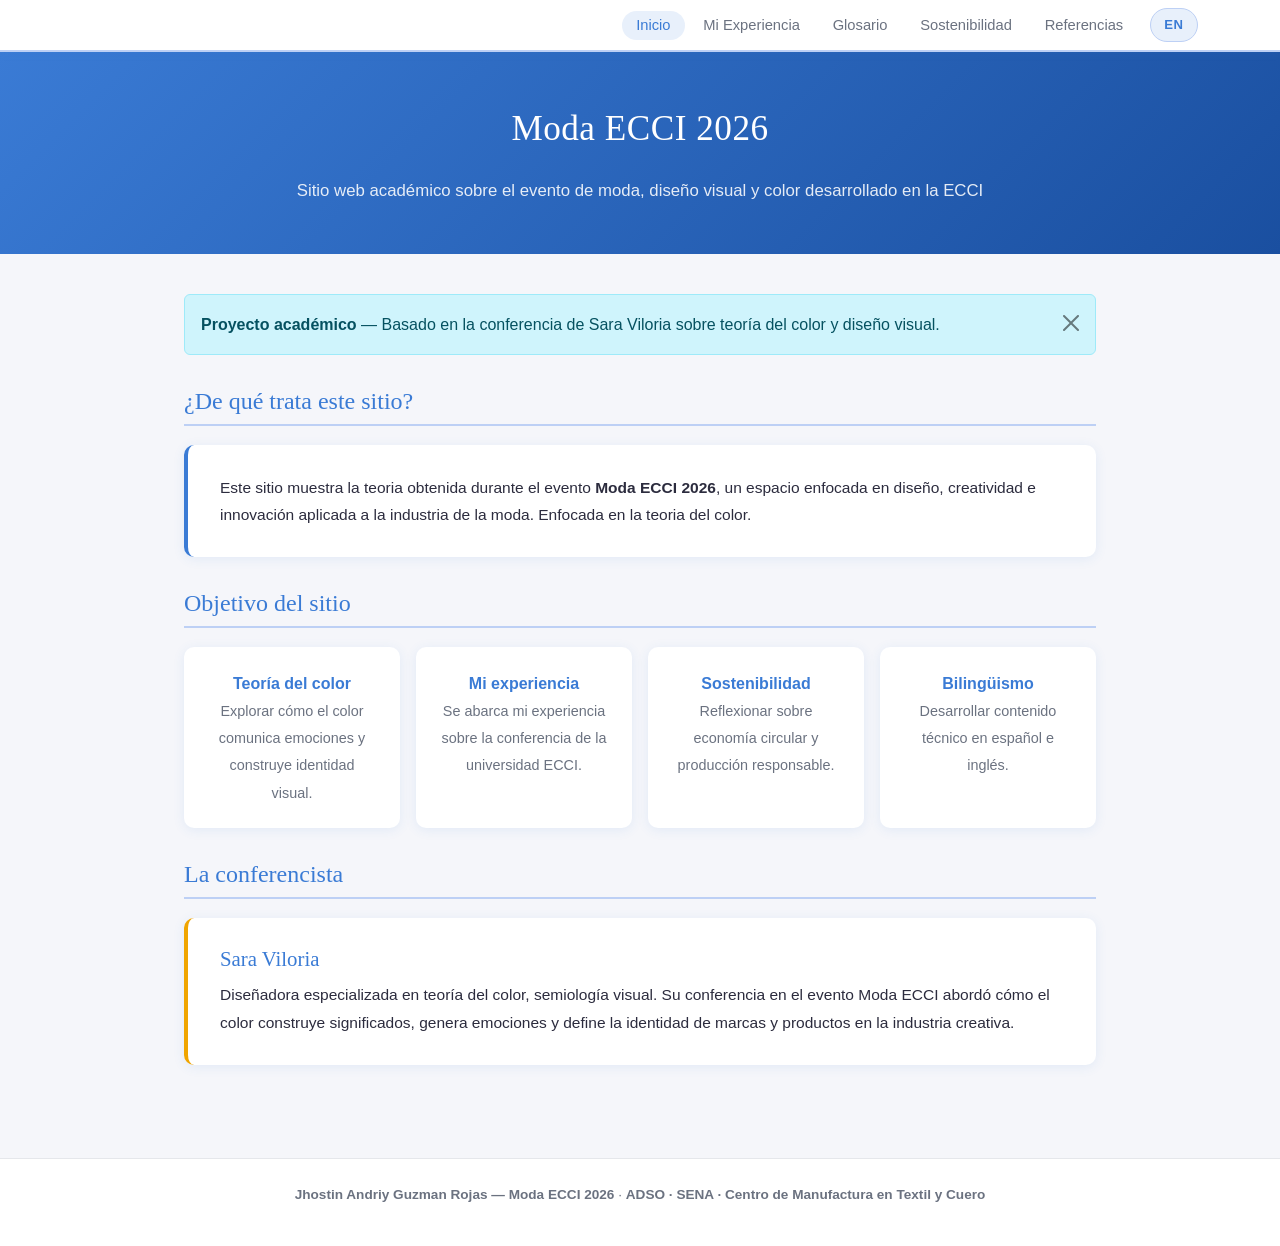
<file: index.html>
<!DOCTYPE html>
<html lang="es">
<head>
  <meta charset="UTF-8" />
  <meta name="viewport" content="width=device-width, initial-scale=1.0" />
  <title>Moda ECCI — Inicio</title>
  <link href="https://cdn.jsdelivr.net/npm/bootstrap@5.3.3/dist/css/bootstrap.min.css" rel="stylesheet" />
  <link rel="stylesheet" href="CSS/styles.css" />
</head>

<body>

  <!-- ======================================================
       BARRA DE NAVEGACIÓN
       ====================================================== -->
  <nav class="navbar navbar-expand-md sticky-top">
    <div class="container">


      <!-- Botón hamburguesa para móvil -->
      <button class="navbar-toggler" type="button"
              data-bs-toggle="collapse" data-bs-target="#menuPrincipal"
              aria-controls="menuPrincipal" aria-expanded="false"
              aria-label="Abrir menú">
        <span class="navbar-toggler-icon"></span>
      </button>

      <!-- Menú de enlaces -->
      <div class="collapse navbar-collapse" id="menuPrincipal">
        <ul class="navbar-nav ms-auto align-items-md-center gap-1">
          <li class="nav-item">
            <a class="nav-link activo lang-es" href="index.html">Inicio</a>
            <a class="nav-link activo lang-en" href="index.html">Home</a>
          </li>
          <li class="nav-item">
            <a class="nav-link lang-es" href="experiencia.html">Mi Experiencia</a>
            <a class="nav-link lang-en" href="experiencia.html">My Experience</a>
          </li>
          <li class="nav-item">
            <a class="nav-link lang-es" href="glosario.html">Glosario</a>
            <a class="nav-link lang-en" href="glosario.html">Glossary</a>
          </li>
          <li class="nav-item">
            <a class="nav-link lang-es" href="sostenibilidad.html">Sostenibilidad</a>
            <a class="nav-link lang-en" href="sostenibilidad.html">Sustainability</a>
          </li>
          <li class="nav-item">
            <a class="nav-link  lang-es" href="referencias.html">Referencias</a>
            <a class="nav-link  lang-en" href="referencias.html">References</a>
          </li>
          <li class="nav-item ms-md-2">
            <button class="btn-idioma" id="btn-idioma">EN</button>
          </li>
        </ul>
      </div>

    </div>
  </nav>
  <!-- fin navbar -->


  <!-- ======================================================
       HERO — Presentación principal del sitio
       ====================================================== -->
  <header class="hero">

    <!-- Título en español -->
    <h1 class="lang-es">Moda ECCI 2026</h1> 
    <h1 class="lang-en">Fashion ECCI 2026</h1> <br> <br>

    <!-- Subtítulo en español -->
    <p class="lang-es">
      Sitio web académico sobre el evento de moda, diseño visual y color
      desarrollado en la ECCI 
    </p>
    <!-- Subtítulo en inglés -->
    <p class="lang-en">
      Academic website about the fashion event, visual design and color theory
      developed at ECCI 
    </p>
  </header>
  <!-- fin hero -->


  <!-- ======================================================
       CONTENIDO PRINCIPAL
       ====================================================== -->
  <main class="contenedor">

    <!-- Alerta informativa (Bootstrap Alert) -->
    <div class="alert alert-info alert-dismissible fade show" role="alert">
      <strong class="lang-es">Proyecto académico</strong>
      <strong class="lang-en">Academic project</strong>
      <span class="lang-es"> — Basado en la conferencia de Sara Viloria sobre teoría del color y diseño visual.</span>
      <span class="lang-en"> — Based on Sara Viloria's lecture on color theory and visual design.</span>
      <button type="button" class="btn-close" data-bs-dismiss="alert" aria-label="Cerrar"></button>
    </div>

    <!-- Título de sección -->
    <h2 class="seccion-titulo">
      <span class="lang-es">¿De qué trata este sitio?</span>
      <span class="lang-en">What is this site about?</span>
    </h2>

    <!-- Párrafo de introducción -->
    <div class="tarjeta">
      <p class="lang-es">
        Este sitio muestra la teoria obtenida durante el evento <strong>Moda ECCI 2026</strong>,
        un espacio enfocada en diseño, creatividad e innovación aplicada a la industria de la moda.
        Enfocada en la teoria del color.
      </p>
      <p class="lang-en">
        This site shows the knowledge gained during the <strong>Fashion ECCI 2026</strong> event,
        a space focused on design, creativity and innovation applied to the fashion industry.
        Focused on color theory.
      </p>
    </div>


    <!-- Grid de mini tarjetas — Bootstrap Grid System -->
    <h2 class="seccion-titulo">
      <span class="lang-es">Objetivo del sitio</span>
      <span class="lang-en">Site Objective</span>
    </h2>

    <div class="row g-3 mb-4">

      <!-- Tarjeta 1 -->
      <div class="col-12 col-sm-6 col-md-3">
        <div class="mini-tarjeta">
          <h3 class="lang-es">Teoría del color</h3> 
          <h3 class="lang-en">Color Theory</h3> <br> 
          <p class="lang-es">Explorar cómo el color comunica emociones y construye identidad visual.</p>
          <p class="lang-en">Explore how color communicates emotions and builds visual identity.</p>
        </div>
      </div>

      <!-- Tarjeta 2 -->
      <div class="col-12 col-sm-6 col-md-3">
        <div class="mini-tarjeta">
          <h3 class="lang-es">Mi experiencia</h3>
          <h3 class="lang-en">My Experience</h3> <br> 
          <p class="lang-es">Se abarca mi experiencia sobre la conferencia de la universidad ECCI.</p>
          <p class="lang-en">My experience about the conference at ECCI University.</p>
        </div>
      </div>

      <!-- Tarjeta 3 -->
      <div class="col-12 col-sm-6 col-md-3">
        <div class="mini-tarjeta">
          <h3 class="lang-es">Sostenibilidad</h3>
          <h3 class="lang-en">Sustainability</h3> <br> 
          <p class="lang-es">Reflexionar sobre economía circular y producción responsable.</p>
          <p class="lang-en">Reflect on circular economy and responsible production.</p>
        </div>
      </div>

      <!-- Tarjeta 4 -->
      <div class="col-12 col-sm-6 col-md-3">
        <div class="mini-tarjeta">
          <h3 class="lang-es">Bilingüismo</h3>
          <h3 class="lang-en">Bilingualism</h3> <br> 
          <p class="lang-es">Desarrollar contenido técnico en español e inglés.</p>
          <p class="lang-en">Develop technical content in Spanish and English.</p>
        </div>
      </div>

    </div>
    <!-- fin grid -->


    <!-- Sobre la conferencista — Bootstrap Card -->
    <h2 class="seccion-titulo">
      <span class="lang-es">La conferencista</span>
      <span class="lang-en">The Speaker</span>
    </h2>

    <div class="tarjeta tarjeta-acento">
      <h2>Sara Viloria</h2>
      <p class="lang-es">
        Diseñadora especializada en teoría del color, semiología visual.
        Su conferencia en el evento Moda ECCI abordó cómo el color construye significados, genera emociones
        y define la identidad de marcas y productos en la industria creativa.
      </p>
      <p class="lang-en">
        Designer specialized in color theory, visual semiology.
        Her lecture at the Moda ECCI event addressed how color builds meaning, generates emotions
        and defines the identity of brands and products in the creative industry.
      </p>
    </div>


  </main>
  <!-- fin contenido principal -->


  <!-- ======================================================
       PIE DE PÁGINA
       ====================================================== -->
  <footer>
    <p>
      <span class="lang-es"><strong>Jhostin Andriy Guzman Rojas — </strong></span>
      <span class="lang-en"><strong>Jhostin Andriy Guzman Rojas — </strong></span>
      <strong>Moda ECCI 2026</strong> ·
      <span class="lang-es"><strong>ADSO · SENA · Centro de Manufactura en Textil y Cuero</strong></span>
      <span class="lang-en"><strong>ADSO · SENA · Manufacturing Center in Textiles and Leather</strong></span>
    </p>
  </footer>


  <!-- Bootstrap 5 JS -->
  <script src="https://cdn.jsdelivr.net/npm/bootstrap@5.3.3/dist/js/bootstrap.bundle.min.js"></script>
  <!-- JS propio -->
  <script src="JS/main.js"></script>
</body>
</html>
</file>
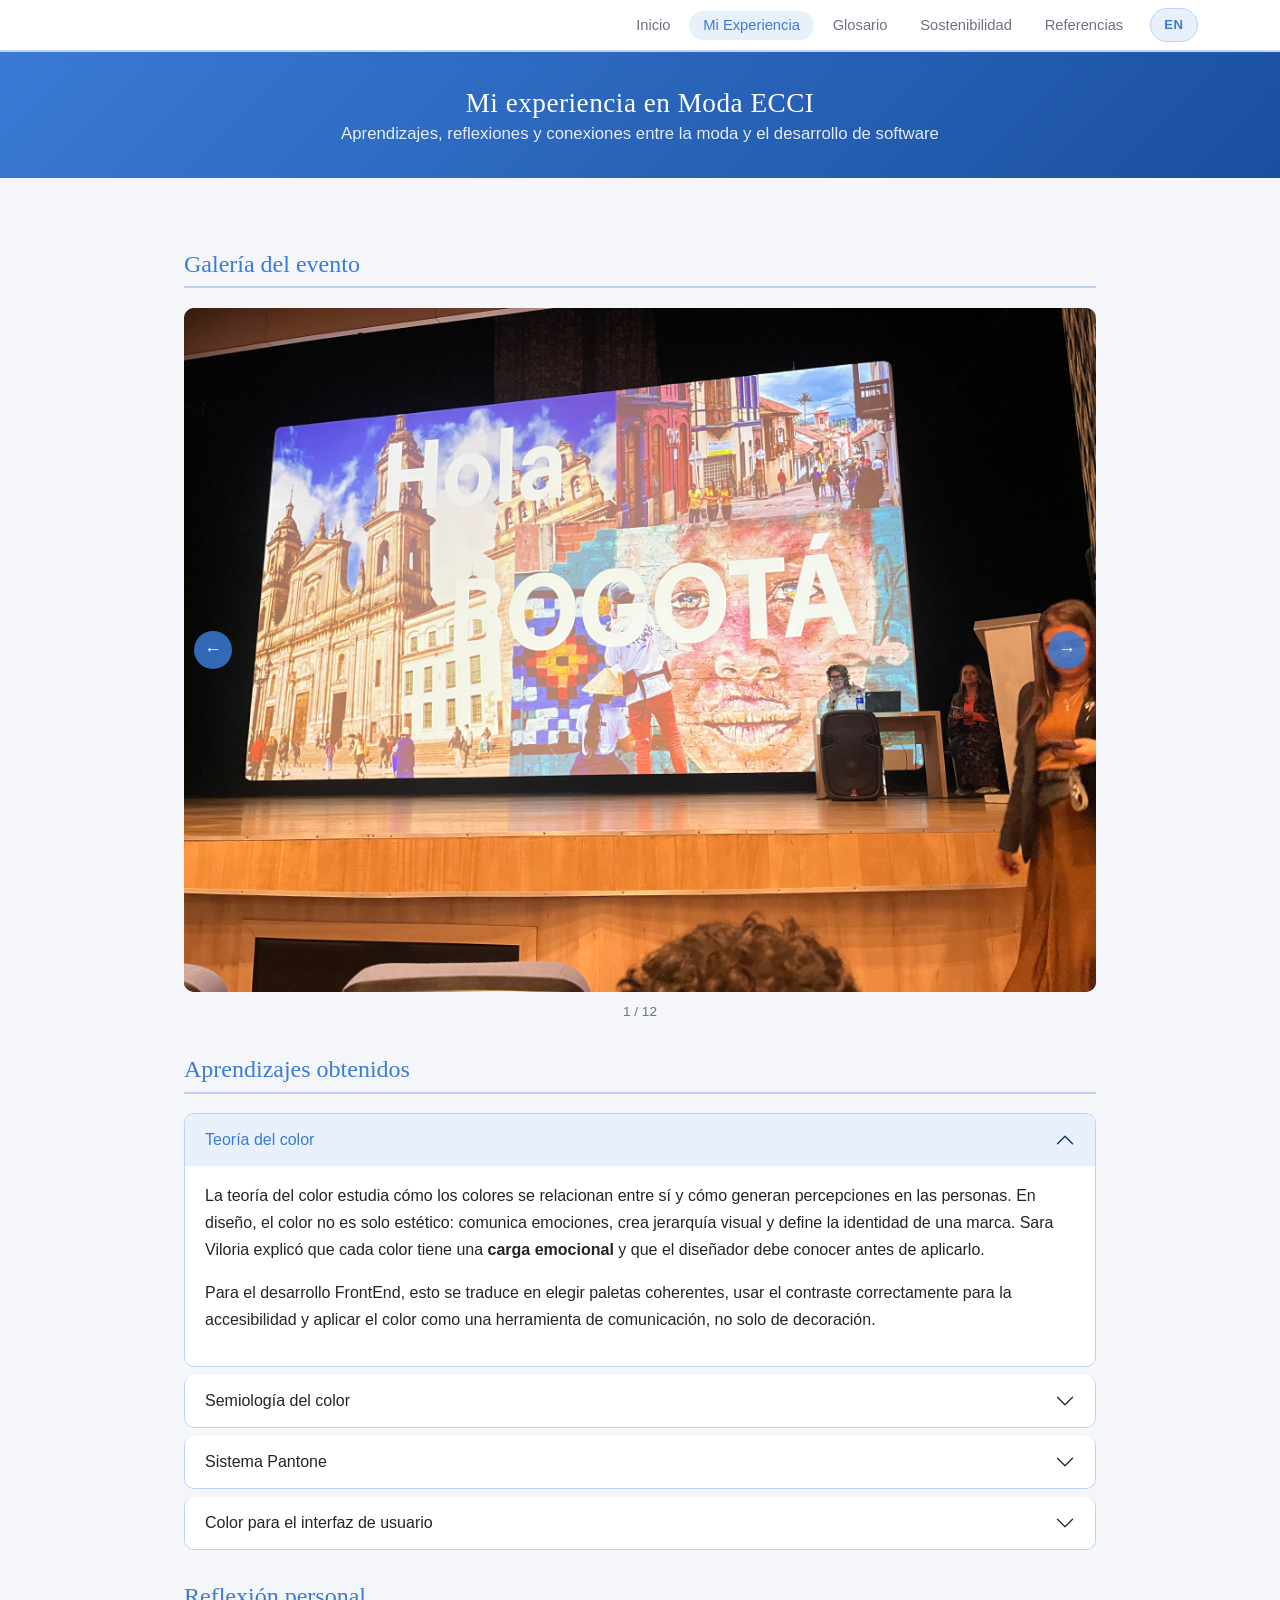
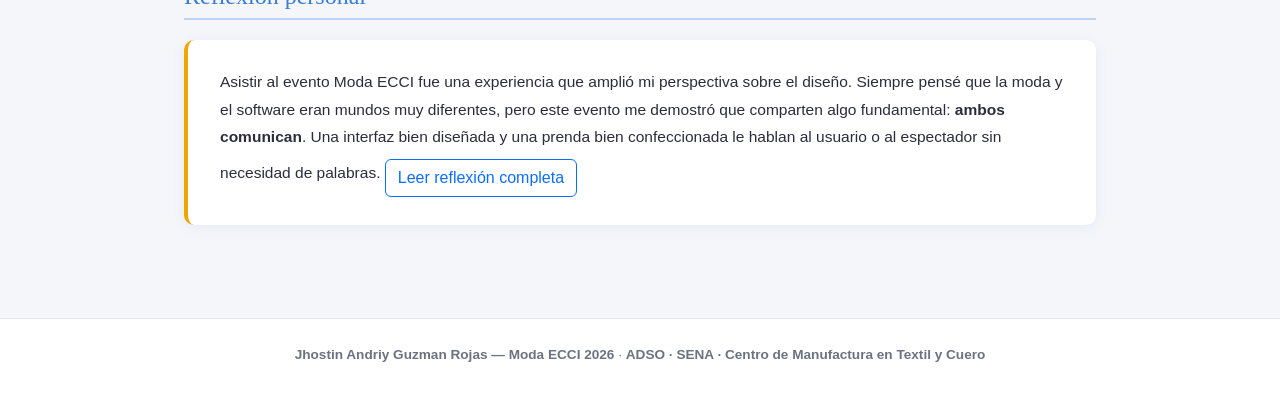
<file: experiencia.html>
<!DOCTYPE html>
<html lang="es">
<head>
  <meta charset="UTF-8" />
  <meta name="viewport" content="width=device-width, initial-scale=1.0" />
  <title>Mi Experiencia — Moda ECCI</title>

  <link href="https://cdn.jsdelivr.net/npm/bootstrap@5.3.3/dist/css/bootstrap.min.css" rel="stylesheet" />
  <link rel="stylesheet" href="CSS/styles.css" />
</head>

<body>

  <!-- NAVBAR (igual en todas las páginas) -->
  <nav class="navbar navbar-expand-md sticky-top">
    <div class="container">
      <button class="navbar-toggler" type="button"
              data-bs-toggle="collapse" data-bs-target="#menuPrincipal"
              aria-controls="menuPrincipal" aria-expanded="false"
              aria-label="Abrir menú">
        <span class="navbar-toggler-icon"></span>
      </button>
      <div class="collapse navbar-collapse" id="menuPrincipal">
        <ul class="navbar-nav ms-auto align-items-md-center gap-1">
          <li class="nav-item">
            <a class="nav-link lang-es" href="index.html">Inicio</a>
            <a class="nav-link lang-en" href="index.html">Home</a>
          </li>
          <li class="nav-item">
            <a class="nav-link activo lang-es" href="experiencia.html">Mi Experiencia</a>
            <a class="nav-link activo lang-en" href="experiencia.html">My Experience</a>
          </li>
          <li class="nav-item">
            <a class="nav-link lang-es" href="glosario.html">Glosario</a>
            <a class="nav-link lang-en" href="glosario.html">Glossary</a>
          </li>
          <li class="nav-item">
            <a class="nav-link lang-es" href="sostenibilidad.html">Sostenibilidad</a>
            <a class="nav-link lang-en" href="sostenibilidad.html">Sustainability</a>
          </li>
          <li class="nav-item">
            <a class="nav-link  lang-es" href="referencias.html">Referencias</a>
            <a class="nav-link  lang-en" href="referencias.html">References</a>
          </li>
          <li class="nav-item ms-md-2">
            <button class="btn-idioma" id="btn-idioma">EN</button>
          </li>
        </ul>
      </div>
    </div>
  </nav>


  <!-- HERO COMPACTO -->
  <header class="hero hero-mini">
    <h1 class="lang-es">Mi experiencia en Moda ECCI</h1>
    <h1 class="lang-en">My experience at Moda ECCI</h1> <br>
    <p class="lang-es">Aprendizajes, reflexiones y conexiones entre la moda y el desarrollo de software</p>
    <p class="lang-en">Learnings, reflections and connections between fashion and software development</p>
  </header>


  <main class="contenedor">

    <!-- ====================================================
         CARRUSEL DE FOTOS
         ==================================================== -->
    <h2 class="seccion-titulo">
      <span class="lang-es">Galería del evento</span>
      <span class="lang-en">Event Gallery</span>
    </h2>

    <div class="carousel-custom mb-2" id="car-fotos" data-total="12">
      <div class="carousel__track-wrapper">
        <div class="carousel__track">

        
          <div class="carousel__slide">
            <img src="Assets/Imagenes/IMG_1.jpg" alt="Foto 1 del evento Moda ECCI" />
          </div>

      
          <div class="carousel__slide">
            <img src="Assets/Imagenes/IMG_2.jpg" alt="Foto 2 del evento Moda ECCI" />
          </div>

         
          <div class="carousel__slide">
            <img src="Assets/Imagenes/IMG_3.jpg" alt="Foto 3 del evento Moda ECCI" />
          </div>

        
          <div class="carousel__slide">
            <img src="Assets/Imagenes/IMG_4.jpg" alt="Foto 4 del evento Moda ECCI" />
          </div>

          
          <div class="carousel__slide">
            <img src="Assets/Imagenes/IMG_5.jpg" alt="Foto 5 del evento Moda ECCI" />
          </div>

          <div class="carousel__slide">
            <img src="Assets/Imagenes/IMG_6.jpg" alt="Foto 6 del evento Moda ECCI" />
          </div>

          <div class="carousel__slide">
            <img src="Assets/Imagenes/IMG_7.jpg" alt="Foto 7 del evento Moda ECCI" />
          </div>

          <div class="carousel__slide">
            <img src="Assets/Imagenes/IMG_8.jpg" alt="Foto 8 del evento Moda ECCI" />
          </div>

          <div class="carousel__slide">
            <img src="Assets/Imagenes/IMG_9.jpg" alt="Foto 9 del evento Moda ECCI" />
          </div>

          <div class="carousel__slide">
            <img src="Assets/Imagenes/IMG_10.jpg" alt="Foto 10 del evento Moda ECCI" />
          </div>

          <div class="carousel__slide">
            <img src="Assets/Imagenes/IMG_11.jpg" alt="Foto 11 del evento Moda ECCI" />
          </div>

          <div class="carousel__slide">
            <img src="Assets/Imagenes/IMG_12.jpg" alt="Foto 12 del evento Moda ECCI" />
          </div>

        </div>
      </div>

      <!-- Botones de navegación del carrusel -->
      <button class="carousel__btn carousel__btn--prev"
              onclick="moveCarousel('car-fotos', -1)"
              aria-label="Foto anterior">&#8592;</button>
      <button class="carousel__btn carousel__btn--next"
              onclick="moveCarousel('car-fotos', 1)"
              aria-label="Foto siguiente">&#8594;</button>
    </div>

    <!-- Contador de fotos -->
    <p class="carousel__counter">
      <span id="car-fotos-count">1 / 12</span>
    </p>

    <!-- ====================================================
         APRENDIZAJES — Accordion Bootstrap
         Cada ítem cubre un tema del evento
         ==================================================== -->
    <h2 class="seccion-titulo">
      <span class="lang-es">Aprendizajes obtenidos</span>
      <span class="lang-en">Key Learnings</span>
    </h2>

    <div class="accordion mb-4" id="accordionAprendizajes">

      <!-- Ítem 1: Teoría del color -->
      <div class="accordion-item">
        <h2 class="accordion-header">
          <button class="accordion-button" type="button"
                  data-bs-toggle="collapse" data-bs-target="#aprendizaje1"
                  aria-expanded="true">
            <span class="lang-es">Teoría del color</span>
            <span class="lang-en">Color Theory</span>
          </button>
        </h2>
        <div id="aprendizaje1" class="accordion-collapse collapse show"
             data-bs-parent="#accordionAprendizajes">
          <div class="accordion-body">

            <!-- Versión en español -->
            <div class="bloque-es">
              <p>
                La teoría del color estudia cómo los colores se relacionan entre sí y cómo generan
                percepciones en las personas. En diseño, el color no es solo estético: comunica emociones,
                crea jerarquía visual y define la identidad de una marca. Sara Viloria explicó que cada
                color tiene una <strong>carga emocional</strong> y que el diseñador debe conocer antes de aplicarlo.
              </p>
              <p>
                Para el desarrollo FrontEnd, esto se traduce en elegir paletas coherentes, usar el contraste
                correctamente para la accesibilidad y aplicar el color como una herramienta de
                comunicación, no solo de decoración.
              </p>
            </div>

            <!-- Versión en inglés -->
            <div class="bloque-en">
              <p>
                Color theory studies how colors relate to each other and how they generate perceptions in
                people. In design, color is not just aesthetic: it communicates emotions, creates visual
                hierarchy and defines brand identity. Sara Viloria explained that each color has an
                <strong>emotional charge</strong> and that the designer must understand before applying it.
              </p>
              <p>
                For FrontEnd development, this translates into choosing coherent palettes, using contrast
                correctly for accessibility and applying color as a communication tool, not just decoration.
              </p>
            </div>

          </div>
        </div>
      </div>

      <!-- Ítem 2: Semiología del color -->
      <div class="accordion-item">
        <h2 class="accordion-header">
          <button class="accordion-button collapsed" type="button"
                  data-bs-toggle="collapse" data-bs-target="#aprendizaje2"
                  aria-expanded="false">
            <span class="lang-es">Semiología del color</span>
            <span class="lang-en">Color Semiology</span>
          </button>
        </h2>
        <div id="aprendizaje2" class="accordion-collapse collapse"
             data-bs-parent="#accordionAprendizajes">
          <div class="accordion-body">

            <div class="bloque-es">
              <p>
                La semiología estudia los signos y sus significados. Aplicada al color, nos permite entender
                por qué el rojo se asocia al peligro o la pasión, el verde a la naturaleza o la salud,
                y el azul a la confianza o la tecnología. Estos significados no son universales: cambian
                según la cultura y el contexto.
              </p>
              <p>
                En interfaces digitales, conocer la semiología del color ayuda a diseñar botones, alertas
                y estados de manera que el usuario los entienda de manera intuitiva.
              </p>
            </div>

            <div class="bloque-en">
              <p>
                Semiology studies signs and their meanings. Applied to color, it helps us understand why
                red is associated with danger or passion, green with nature or health, and blue with trust
                or technology. These meanings are not universal: they change according to culture and context.
              </p>
              <p>
                In digital interfaces, knowing color semiology helps design buttons, alerts and states so
                that users understand them intuitively.
              </p>
            </div>

          </div>
        </div>
      </div>

      <!-- Ítem 3: Sistema Pantone -->
      <div class="accordion-item">
        <h2 class="accordion-header">
          <button class="accordion-button collapsed" type="button"
                  data-bs-toggle="collapse" data-bs-target="#aprendizaje3"
                  aria-expanded="false">
            <span class="lang-es">Sistema Pantone</span>
            <span class="lang-en">Pantone System</span>
          </button>
        </h2>
        <div id="aprendizaje3" class="accordion-collapse collapse"
             data-bs-parent="#accordionAprendizajes">
          <div class="accordion-body">

            <div class="bloque-es">
              <p>
                Pantone es un sistema estandarizado de identificación del color usado globalmente en la
                industria del diseño, la moda y la impresión. Cada color tiene un código único (por ejemplo,
                Pantone 19-4052 TCX es el famoso "Classic Blue"). Esto permite que un diseñador en Colombia
                y una fábrica en China produzcan exactamente el mismo tono.
              </p>
              <p>
                En el desarrollo digital, Pantone se convierte en valores hexadecimales o RGB que garantizan
                consistencia visual entre pantallas, aplicaciones e impresiones físicas.
              </p>
            </div>

            <div class="bloque-en">
              <p>
                Pantone is a standardized color identification used globally in the design, fashion
                and printing industry. Each color has a unique code (for example, Pantone 19-4052 TCX is
                the famous "Classic Blue"). This allows a designer in Colombia and a factory in China to
                produce exactly the same shade.
              </p>
              <p>
                In digital development, Pantone is converted to hexadecimal or RGB values that guarantee
                visual consistency between screens, applications and physical prints.
              </p>
            </div>

          </div>
        </div>
      </div>

      <!-- Ítem 4: Color en experiencia de usuario -->
      <div class="accordion-item">
        <h2 class="accordion-header">
          <button class="accordion-button collapsed" type="button"
                  data-bs-toggle="collapse" data-bs-target="#aprendizaje4"
                  aria-expanded="false">
            <span class="lang-es">Color para el interfaz de usuario</span>
            <span class="lang-en">Color for the user interface</span>
          </button>
        </h2>
        <div id="aprendizaje4" class="accordion-collapse collapse"
             data-bs-parent="#accordionAprendizajes">
          <div class="accordion-body">

            <div class="bloque-es">
              <p>
                Una de las lecciones más valiosas fue entender que el color en una interfaz digital
                no es solo visual: guía al usuario, indica estados (éxito, error, advertencia) y
                establece jerarquía de información. Un botón verde indica acción positiva, un texto
                gris indica información secundaria, un rojo indica peligro o error.
              </p>
            </div>

            <div class="bloque-en">
              <p>
                One of the most valuable lessons was understanding that color in a digital interface is
                not just visual: it guides the user, indicates states (success, error, warning) and
                establishes information hierarchy. A green button indicates positive action, gray text
                indicates secondary information, red indicates danger or error.
              </p>
            </div>

          </div>
        </div>
      </div>

    </div>
    <!-- fin accordion -->


    <!-- ====================================================
         REFLEXIÓN PERSONAL
         Modal Bootstrap para la reflexión extendida
         ==================================================== -->
    <h2 class="seccion-titulo">
      <span class="lang-es">Reflexión personal</span>
      <span class="lang-en">Personal Reflection</span>
    </h2>

    <div class="tarjeta tarjeta-acento">
      <p class="lang-es">
        Asistir al evento Moda ECCI fue una experiencia que amplió mi perspectiva sobre el diseño.
        Siempre pensé que la moda y el software eran mundos muy diferentes, pero este evento me
        demostró que comparten algo fundamental: <strong>ambos comunican</strong>. Una interfaz bien
        diseñada y una prenda bien confeccionada le hablan al usuario o al espectador sin necesidad
        de palabras.
      </p>
      <p class="lang-en">
        Attending fashion ECCI helped me see design in a different way.
        I thought fashion and software were very different, but both communicate with people.
        A good interface and a well-made garment can share a message without words.
      </p>

      <!-- Botón para abrir modal con reflexión completa -->
      <button type="button" class="btn btn-outline-primary mt-2"
              data-bs-toggle="modal" data-bs-target="#modalReflexion">
        <span class="lang-es">Leer reflexión completa</span>
        <span class="lang-en">Read full reflection</span>
      </button>
    </div>



    <!-- fin cards -->

  </main>


  <!-- ====================================================
       MODAL — Reflexión personal completa (Bootstrap Modal)
       ==================================================== -->
  <div class="modal fade" id="modalReflexion" tabindex="-1"
       aria-labelledby="modalReflexionLabel" aria-hidden="true">
    <div class="modal-dialog modal-lg modal-dialog-scrollable">
      <div class="modal-content">
        <div class="modal-header" style="background: var(--color-azul-claro);">
          <h5 class="modal-title" id="modalReflexionLabel" style="color: var(--color-azul);">
            <span class="lang-es">Reflexión personal completa</span>
            <span class="lang-en">Full Personal Reflection</span>
          </h5>
          <button type="button" class="btn-close" data-bs-dismiss="modal" aria-label="Cerrar"></button>
        </div>
        <div class="modal-body">

          <!-- Reflexión completa en español -->
          <div class="bloque-es">
            <p>
              Antes del evento, el término "industria de la moda" me parecía ajeno a mi carrera.
              Mi enfoque estaba completamente en código, algoritmos y bases de datos. Pero Moda ECCI
              me mostró que el diseño es una competencia transversal: afecta a todo producto que
              alguien vaya a usar, ver o sentir.
            </p>
            <p>
              La conferencia de Sara Viloria sobre teoría del color fue increible.
              Entender que el color no es solo una elección estética sino una decisión estratégica
              cambia la forma en que veo el desarrollo FrontEnd. Cuando elijo el color de un botón,
              estoy comunicando algo. Cuando decido el contraste de un texto, estoy pensando en
              accesibilidad. Cuando defino una paleta para un proyecto, estoy construyendo una
              identidad visual.
            </p>
            <p>
              Este evento también me hizo reflexionar que los colores tambien comunican un significado
              visual tambien se puede ver que refleja un sentimiento muy profundo ya que todos los
              colores representan algo importente, es tanto que Sara nos dijo que pensaramos un color
              y una emoción ya que eso nos puede representar algo: el cual elegi <strong>El gris Tranquilidad</strong>
              para mi ese color representa una tranquilidad de niñez. Como cuando uno paseaba con la familia
              y esas mañanas tan tranquilas grises del amanecer algo el cual uno anhela volver a tener o vivir.
            </p>
          </div>

          <!-- Reflexión completa en inglés -->
          <div class="bloque-en">
            <p>
              Before the event, the fashion industry seemed unrelated to my career.
              My focus was on code, algorithms, and databases. However, Moda ECCI showed me 
              that design is important in every product people use.
            </p>

            <p>
              Sara Viloria's lecture about color theory was very interesting. It taught 
              me that colors are not only about appearance.
              They also communicate ideas and help create a visual identity.
            </p>

            <p>
              This event also made me think about how colors express emotions.
              I chose <strong>gray and tranquility</strong> because they remind 
              me of family trips and peaceful moments from my childhood.
            </p>
          </div>

        </div>

        <div class="modal-footer">
          <button type="button" class="btn btn-secondary" data-bs-dismiss="modal">
            <span class="lang-es">Cerrar</span>
            <span class="lang-en">Close</span>
          </button>
        </div>
      </div>
    </div>
  </div>
  <!-- fin modal -->


  <!-- PIE DE PÁGINA -->
  <footer>
    <p>
      <span class="lang-es"><strong>Jhostin Andriy Guzman Rojas — </strong></span>
      <span class="lang-en"><strong>Jhostin Andriy Guzman Rojas — </strong></span>
      <strong>Moda ECCI 2026</strong> ·
      <span class="lang-es"><strong>ADSO · SENA · Centro de Manufactura en Textil y Cuero</strong></span>
      <span class="lang-en"><strong>ADSO · SENA · Manufacturing Center in Textiles and Leather</strong></span>
    </p>
  </footer>


  <script src="https://cdn.jsdelivr.net/npm/bootstrap@5.3.3/dist/js/bootstrap.bundle.min.js"></script>
  <script src="JS/main.js"></script>
</body>
</html>
</file>
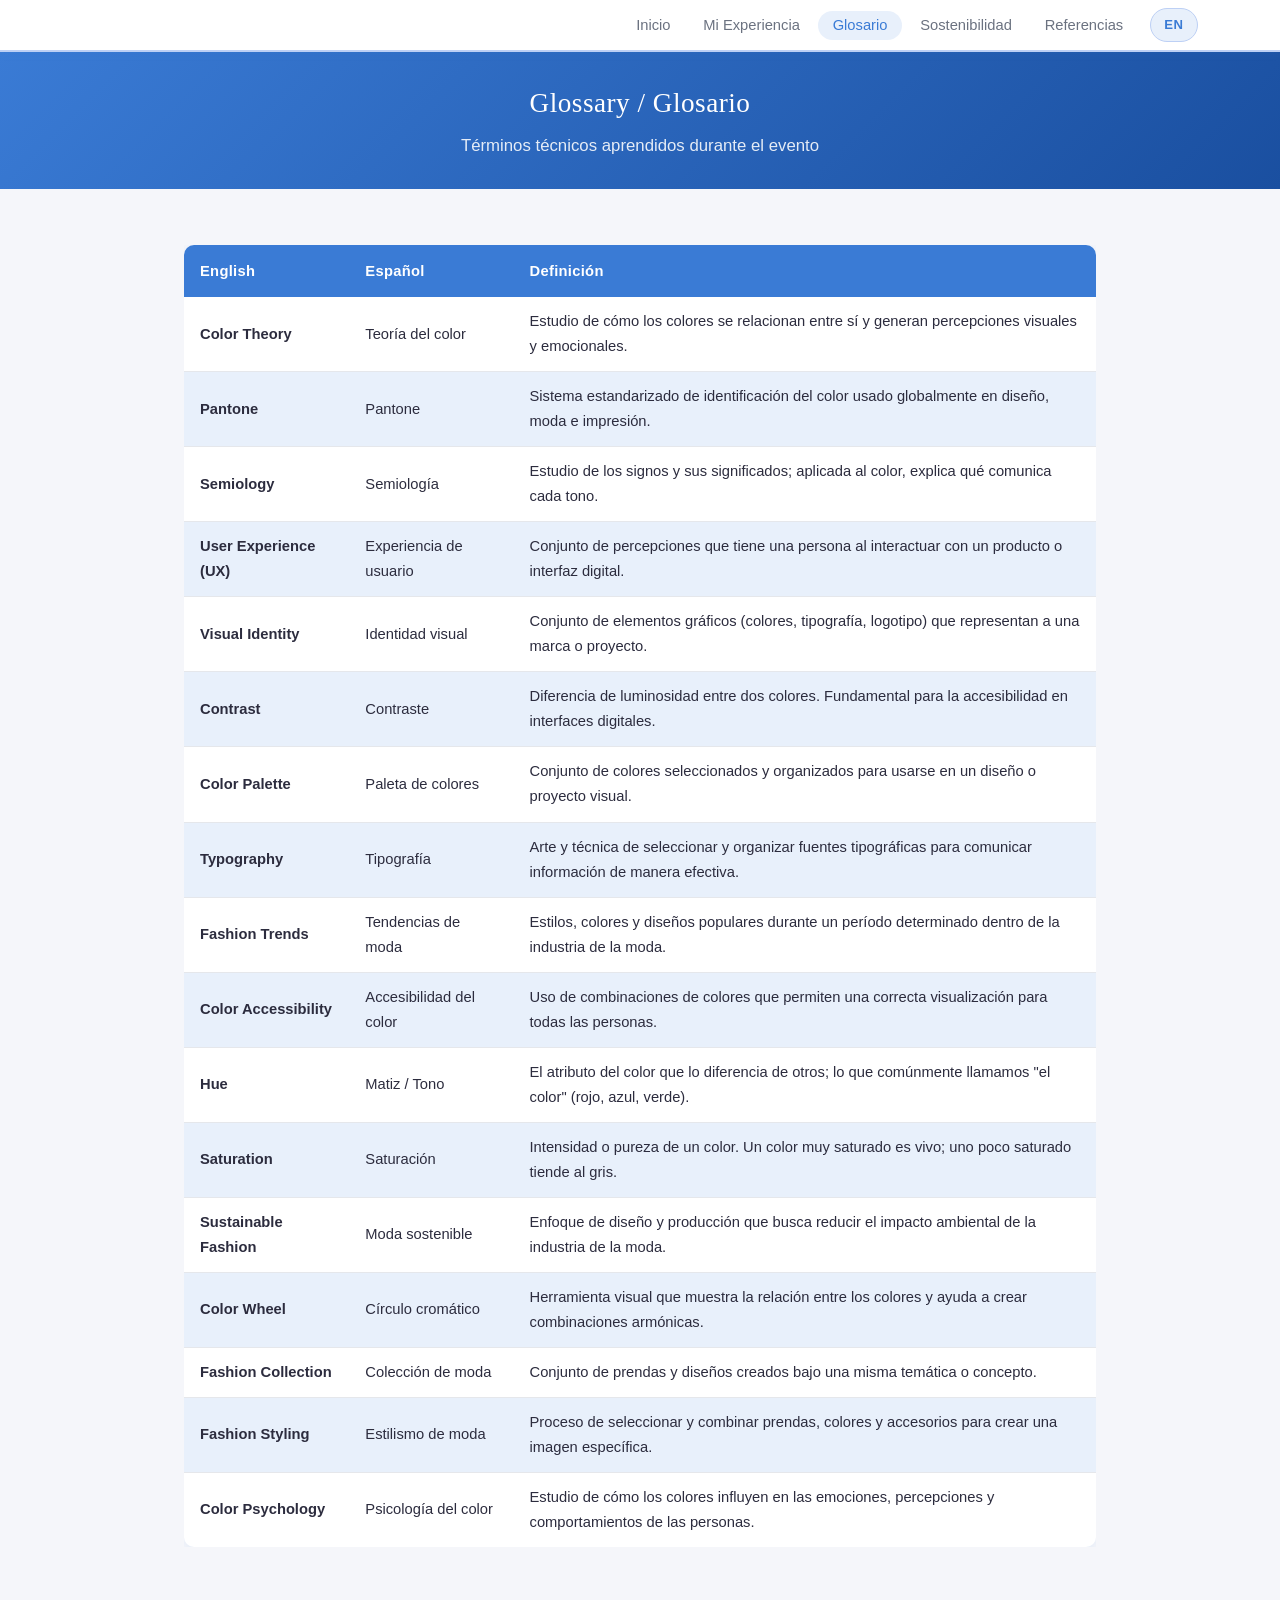
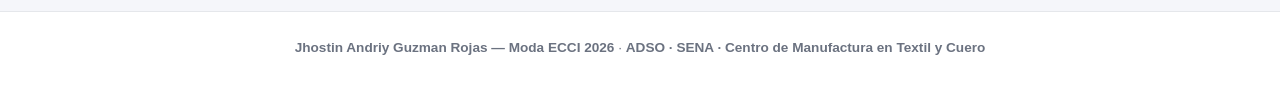
<file: glosario.html>
<!DOCTYPE html>
<html lang="es">
<head>
  <meta charset="UTF-8" />
  <meta name="viewport" content="width=device-width, initial-scale=1.0" />
  <title>Glosario — Moda ECCI</title>

  <link href="https://cdn.jsdelivr.net/npm/bootstrap@5.3.3/dist/css/bootstrap.min.css" rel="stylesheet" />
  <link rel="stylesheet" href="CSS/styles.css" />
</head>

<body>

  <!-- NAVBAR -->
  <nav class="navbar navbar-expand-md sticky-top">
    <div class="container">
      <button class="navbar-toggler" type="button"
              data-bs-toggle="collapse" data-bs-target="#menuPrincipal"
              aria-controls="menuPrincipal" aria-expanded="false"
              aria-label="Abrir menú">
        <span class="navbar-toggler-icon"></span>
      </button>
      <div class="collapse navbar-collapse" id="menuPrincipal">
        <ul class="navbar-nav ms-auto align-items-md-center gap-1">
          <li class="nav-item">
            <a class="nav-link lang-es" href="index.html">Inicio</a>
            <a class="nav-link lang-en" href="index.html">Home</a>
          </li>
          <li class="nav-item">
            <a class="nav-link lang-es" href="experiencia.html">Mi Experiencia</a>
            <a class="nav-link lang-en" href="experiencia.html">My Experience</a>
          </li>
          <li class="nav-item">
            <a class="nav-link activo lang-es" href="glosario.html">Glosario</a>
            <a class="nav-link activo lang-en" href="glosario.html">Glossary</a>
          </li>
          <li class="nav-item">
            <a class="nav-link lang-es" href="sostenibilidad.html">Sostenibilidad</a>
            <a class="nav-link lang-en" href="sostenibilidad.html">Sustainability</a>
          </li>
          <li class="nav-item">
            <a class="nav-link  lang-es" href="referencias.html">Referencias</a>
            <a class="nav-link  lang-en" href="referencias.html">References</a>
          </li>
          <li class="nav-item ms-md-2">
            <button class="btn-idioma" id="btn-idioma">EN</button>
          </li>
        </ul>
      </div>
    </div>
  </nav>


  <!-- HERO COMPACTO -->
  <header class="hero hero-mini">
    <h1>Glossary / Glosario</h1>
    <p class="lang-es">Términos técnicos aprendidos durante el evento</p>
    <p class="lang-en">Technical terms learned during the event </p>
  </header>


  <main class="contenedor">



    <!-- Tabla del glosario -->
    <div class="tabla-contenedor">
      <table id="tabla-glosario">
        <thead>
          <tr>
            <th>English</th>
            <th>Español</th>
            <th>
              <span class="lang-es">Definición</span>
              <span class="lang-en">Definition</span>
            </th>
          </tr>
        </thead>
        <tbody>

          <!-- 1 -->
          <tr>
            <td><strong>Color Theory</strong></td>
            <td>Teoría del color</td>
            <td>
              <span class="lang-es">Estudio de cómo los colores se relacionan entre sí y generan percepciones visuales y emocionales.</span>
              <span class="lang-en">Study of how colors relate to each other and generate visual and emotional perceptions.</span>
            </td>
          </tr>

          <!-- 2 -->
          <tr>
            <td><strong>Pantone</strong></td>
            <td>Pantone</td>
            <td>
              <span class="lang-es">Sistema estandarizado de identificación del color usado globalmente en diseño, moda e impresión.</span>
              <span class="lang-en">Standardized color identification system used globally in design, fashion and printing.</span>
            </td>
          </tr>

          <!-- 3 -->
          <tr>
            <td><strong>Semiology</strong></td>
            <td>Semiología</td>
            <td>
              <span class="lang-es">Estudio de los signos y sus significados; aplicada al color, explica qué comunica cada tono.</span>
              <span class="lang-en">Study of signs and their meanings; applied to color, it explains what each shade communicates.</span>
            </td>
          </tr>

          <!-- 4 -->
          <tr>
            <td><strong>User Experience (UX)</strong></td>
            <td>Experiencia de usuario</td>
            <td>
              <span class="lang-es">Conjunto de percepciones que tiene una persona al interactuar con un producto o interfaz digital.</span>
              <span class="lang-en">Set of perceptions a person has when interacting with a product or digital interface.</span>
            </td>
          </tr>

          <!-- 5 -->
          <tr>
            <td><strong>Visual Identity</strong></td>
            <td>Identidad visual</td>
            <td>
              <span class="lang-es">Conjunto de elementos gráficos (colores, tipografía, logotipo) que representan a una marca o proyecto.</span>
              <span class="lang-en">Set of graphic elements (colors, typography, logo) that represent a brand or project.</span>
            </td>
          </tr>

          <!-- 6 -->
          <tr>
            <td><strong>Contrast</strong></td>
            <td>Contraste</td>
            <td>
              <span class="lang-es">Diferencia de luminosidad entre dos colores. Fundamental para la accesibilidad en interfaces digitales.</span>
              <span class="lang-en">Difference in brightness between two colors. Fundamental for accessibility in digital interfaces.</span>
            </td>
          </tr>

          <!-- 7 -->
          <tr>
            <td><strong>Color Palette</strong></td>
            <td>Paleta de colores</td>
            <td>
              <span class="lang-es">Conjunto de colores seleccionados y organizados para usarse en un diseño o proyecto visual.</span>
              <span class="lang-en">Set of selected and organized colors to be used in a design or visual project.</span>
            </td>
          </tr>

          <!-- 8 -->
          <tr>
            <td><strong>Typography</strong></td>
            <td>Tipografía</td>
            <td>
              <span class="lang-es">Arte y técnica de seleccionar y organizar fuentes tipográficas para comunicar información de manera efectiva.</span>
              <span class="lang-en">Art and technique of selecting and organizing typefaces to effectively communicate information.</span>
            </td>
          </tr>

          <!-- 9 -->
          <tr>
            <td><strong>Fashion Trends</strong></td>
            <td>Tendencias de moda</td>
            <td>
              <span class="lang-es">Estilos, colores y diseños populares durante un período determinado dentro de la industria de la moda.</span>
              <span class="lang-en">Popular styles, colors, and designs in fashion.</span>
            </td>
          </tr>

          <!-- 10 -->
          <tr>
            <td><strong>Color Accessibility</strong></td>
            <td>Accesibilidad del color</td>
            <td>
              <span class="lang-es">Uso de combinaciones de colores que permiten una correcta visualización para todas las personas.</span>
              <span class="lang-en">Using colors that are easy for everyone to see and understand.</span>
            </td>
          </tr>

          <!-- 11 -->
          <tr>
            <td><strong>Hue</strong></td>
            <td>Matiz / Tono</td>
            <td>
              <span class="lang-es">El atributo del color que lo diferencia de otros; lo que comúnmente llamamos "el color" (rojo, azul, verde).</span>
              <span class="lang-en">The attribute of color that distinguishes it from others; what we commonly call "the color" (red, blue, green).</span>
            </td>
          </tr>

          <!-- 12 -->
          <tr>
            <td><strong>Saturation</strong></td>
            <td>Saturación</td>
            <td>
              <span class="lang-es">Intensidad o pureza de un color. Un color muy saturado es vivo; uno poco saturado tiende al gris.</span>
              <span class="lang-en">Intensity or purity of a color. A highly saturated color is vivid; a less saturated one tends toward gray.</span>
            </td>
          </tr>

          <!-- 13 -->
          <tr>
            <td><strong>Sustainable Fashion</strong></td>
            <td>Moda sostenible</td>
            <td>
              <span class="lang-es">Enfoque de diseño y producción que busca reducir el impacto ambiental de la industria de la moda.</span>
              <span class="lang-en">Fashion that helps reduce environmental impact.</span>
            </td>
          </tr>

          <!-- 14 -->
          <tr>
            <td><strong>Color Wheel</strong></td>
            <td>Círculo cromático</td>
            <td>
              <span class="lang-es">Herramienta visual que muestra la relación entre los colores y ayuda a crear combinaciones armónicas.</span>
              <span class="lang-en">A tool that shows how colors relate to each other.</span>
            </td>
          </tr>

          <!-- 15 -->
          <tr>
            <td><strong>Fashion Collection</strong></td>
            <td>Colección de moda</td>
            <td>
              <span class="lang-es">Conjunto de prendas y diseños creados bajo una misma temática o concepto.</span>
              <span class="lang-en">A group of clothes designed around one idea or theme.</span>
            </td>
          </tr>

          <!-- 16 -->
          <tr>
            <td><strong>Fashion Styling</strong></td>
            <td>Estilismo de moda</td>
            <td>
              <span class="lang-es">Proceso de seleccionar y combinar prendas, colores y accesorios para crear una imagen específica.</span>
              <span class="lang-en">Choosing clothes, colors, and accessories to create a style.</span>
            </td>
          </tr>

          <!-- 17 -->
          <tr>
            <td><strong>Color Psychology</strong></td>
            <td>Psicología del color</td>
            <td>
              <span class="lang-es">Estudio de cómo los colores influyen en las emociones, percepciones y comportamientos de las personas.</span>
              <span class="lang-en">Study of how colors affect people's feelings and reactions.</span>
            </td>
          </tr>

        </tbody>
      </table>
    </div>
    <!-- fin tabla -->

  </main>


  <footer>
    <p>
      <span class="lang-es"><strong>Jhostin Andriy Guzman Rojas — </strong></span>
      <span class="lang-en"><strong>Jhostin Andriy Guzman Rojas — </strong></span>
      <strong>Moda ECCI 2026</strong> ·
      <span class="lang-es"><strong>ADSO · SENA · Centro de Manufactura en Textil y Cuero</strong></span>
      <span class="lang-en"><strong>ADSO · SENA · Manufacturing Center in Textiles and Leather</strong></span>
    </p>
  </footer>

  <script src="https://cdn.jsdelivr.net/npm/bootstrap@5.3.3/dist/js/bootstrap.bundle.min.js"></script>
  <script src="JS/main.js"></script>
</body>
</html>
</file>
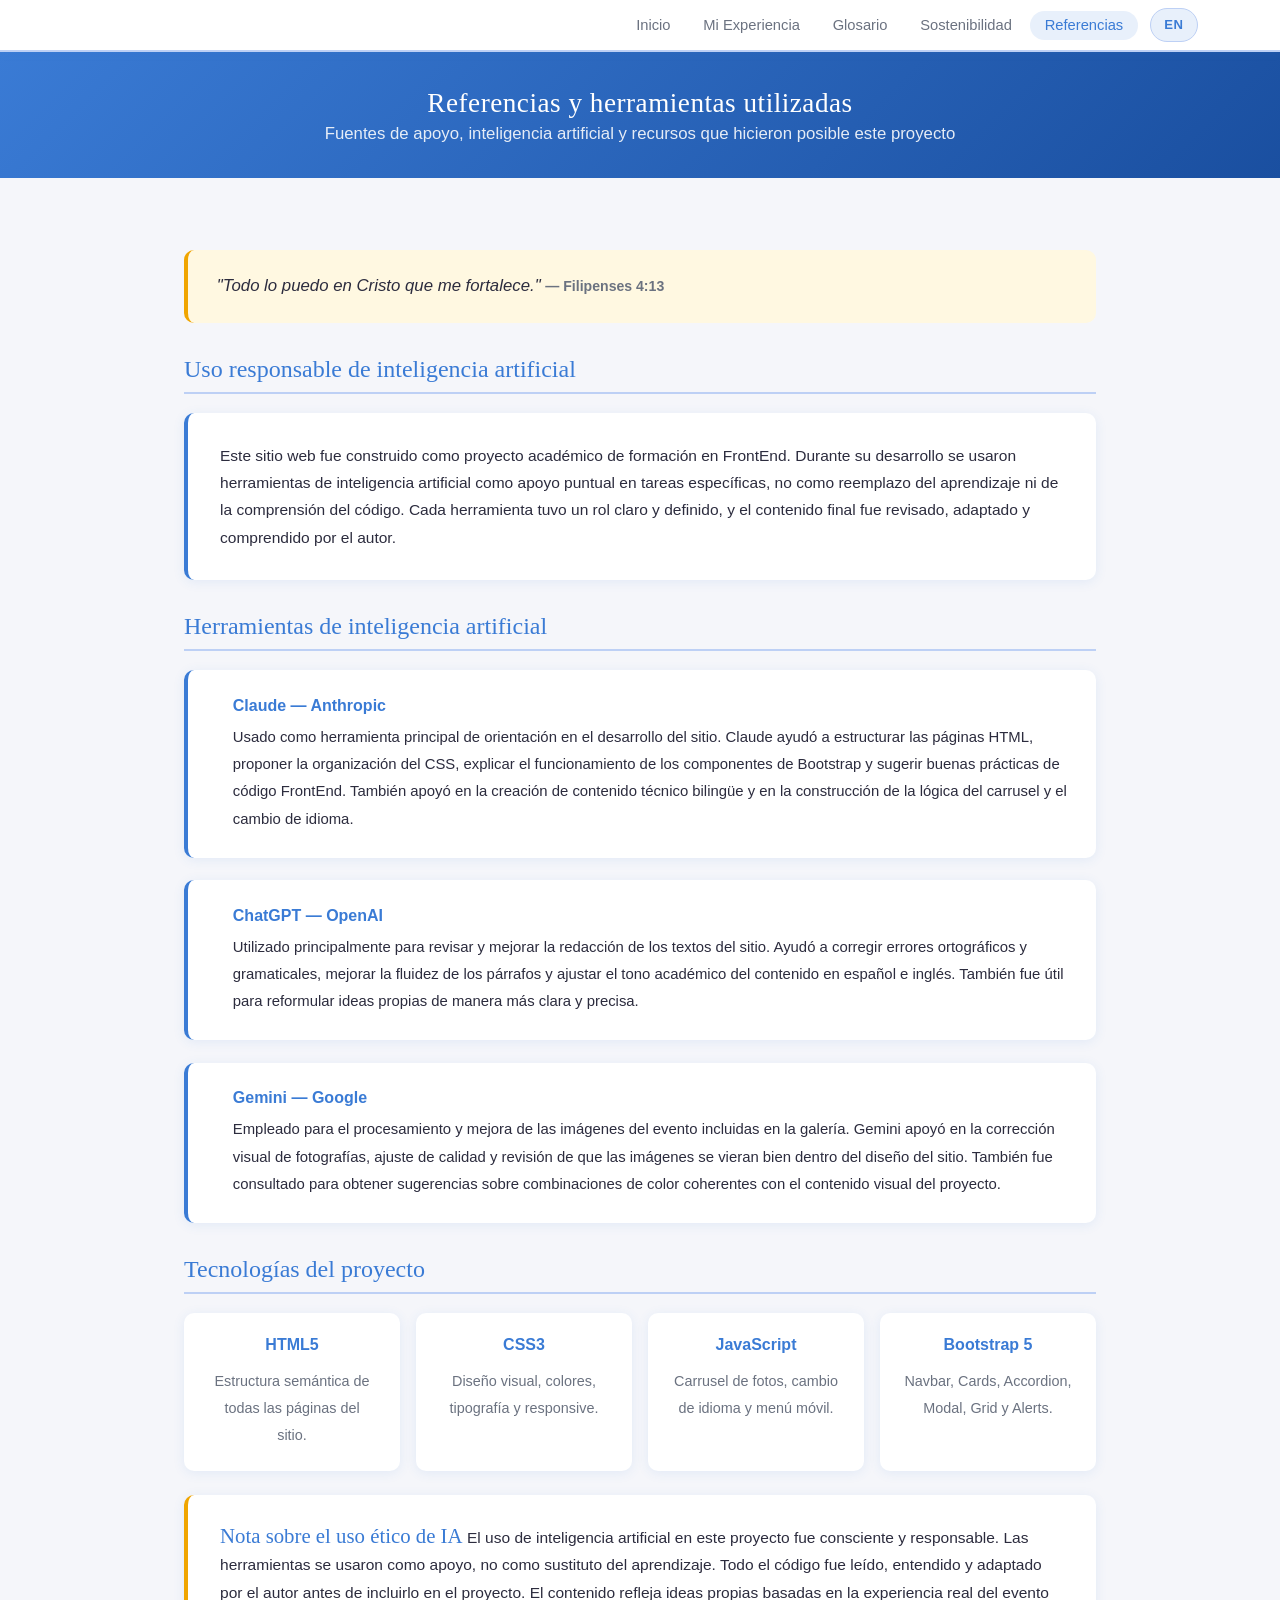
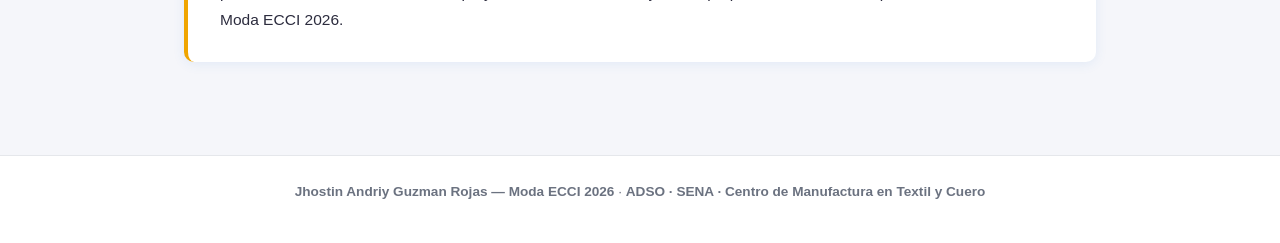
<file: referencias.html>
<!DOCTYPE html>
<html lang="es">
<head>
  <meta charset="UTF-8" />
  <meta name="viewport" content="width=device-width, initial-scale=1.0" />
  <title>Referencias — Moda ECCI</title>

  <link href="https://cdn.jsdelivr.net/npm/bootstrap@5.3.3/dist/css/bootstrap.min.css" rel="stylesheet" />
  <link rel="stylesheet" href="CSS/styles.css" />
</head>

<body>

  <!-- NAVBAR -->
  <nav class="navbar navbar-expand-md sticky-top">
    <div class="container">
      <button class="navbar-toggler" type="button"
              data-bs-toggle="collapse" data-bs-target="#menuPrincipal"
              aria-controls="menuPrincipal" aria-expanded="false"
              aria-label="Abrir menú">
        <span class="navbar-toggler-icon"></span>
      </button>
      <div class="collapse navbar-collapse" id="menuPrincipal">
        <ul class="navbar-nav ms-auto align-items-md-center gap-1">
          <li class="nav-item">
            <a class="nav-link lang-es" href="index.html">Inicio</a>
            <a class="nav-link lang-en" href="index.html">Home</a>
          </li>
          <li class="nav-item">
            <a class="nav-link lang-es" href="experiencia.html">Mi Experiencia</a>
            <a class="nav-link lang-en" href="experiencia.html">My Experience</a>
          </li>
          <li class="nav-item">
            <a class="nav-link lang-es" href="glosario.html">Glosario</a>
            <a class="nav-link lang-en" href="glosario.html">Glossary</a>
          </li>
          <li class="nav-item">
            <a class="nav-link lang-es" href="sostenibilidad.html">Sostenibilidad</a>
            <a class="nav-link lang-en" href="sostenibilidad.html">Sustainability</a>
          </li>
          <li class="nav-item">
            <a class="nav-link activo lang-es" href="referencias.html">Referencias</a>
            <a class="nav-link activo lang-en" href="referencias.html">References</a>
          </li>
          <li class="nav-item ms-md-2">
            <button class="btn-idioma" id="btn-idioma">EN</button>
          </li>
        </ul>
      </div>
    </div>
  </nav>


  <!-- HERO -->
  <header class="hero hero-mini">
    <h1 class="lang-es">Referencias y herramientas utilizadas</h1>
    <h1 class="lang-en">References and Tools Used</h1> <br> 
    <p class="lang-es">Fuentes de apoyo, inteligencia artificial y recursos que hicieron posible este proyecto</p>
    <p class="lang-en">Support sources, artificial intelligence and resources that made this project possible</p>
  </header>


  <main class="contenedor">

    <!-- Versículo bíblico -->
    <div class="versiculo">
      <p class="lang-es">
        "Todo lo puedo en Cristo que me fortalece."
      </p>
      <p class="lang-en">
        "I can do all things through Christ who strengthens me."
      </p>
      <cite>— Filipenses 4:13</cite>
    </div>


    <!-- Introducción -->
    <h2 class="seccion-titulo">
      <span class="lang-es">Uso responsable de inteligencia artificial</span>
      <span class="lang-en">Responsible Use of Artificial Intelligence</span>
    </h2>

    <div class="tarjeta">
      <p class="lang-es">
        Este sitio web fue construido como proyecto académico de formación en FrontEnd. Durante su desarrollo
        se usaron herramientas de inteligencia artificial como apoyo puntual en tareas específicas, no como
        reemplazo del aprendizaje ni de la comprensión del código. Cada herramienta tuvo un rol claro y
        definido, y el contenido final fue revisado, adaptado y comprendido por el autor.
      </p>
      <p class="lang-en">
        This website was built as an academic FrontEnd training project. During its development, artificial
        intelligence tools were used as specific support for defined tasks, not as a replacement for learning
        or understanding the code. Each tool had a clear role, and the final content was reviewed, adapted
        and understood by the author.
      </p>
    </div>


    <!-- Herramientas de IA -->
    <h2 class="seccion-titulo">
      <span class="lang-es">Herramientas de inteligencia artificial</span>
      <span class="lang-en">Artificial Intelligence Tools</span>
    </h2>

    <!-- Claude -->
    <div class="ref-tarjeta">
      <div class="d-flex align-items-start gap-3">
        <div style="font-size: 2rem; line-height: 1;"></div>
        <div>
          <h3>Claude — Anthropic</h3>
          <p class="lang-es">
            Usado como herramienta principal de orientación en el desarrollo del sitio. Claude ayudó a
            estructurar las páginas HTML, proponer la organización del CSS, explicar el funcionamiento
            de los componentes de Bootstrap y sugerir buenas prácticas de código FrontEnd. También
            apoyó en la creación de contenido técnico bilingüe y en la construcción de la lógica
            del carrusel y el cambio de idioma.
          </p>
          <p class="lang-en">
            Used as the main guidance tool during site development. Claude helped structure the HTML pages,
            propose CSS organization, explain how Bootstrap components work, and suggest FrontEnd best
            practices. It also supported the creation of bilingual technical content and the logic behind
            the carousel and language toggle.
          </p>
        </div>
      </div>
    </div>

    <!-- ChatGPT -->
    <div class="ref-tarjeta">
      <div class="d-flex align-items-start gap-3">
        <div style="font-size: 2rem; line-height: 1;"></div>
        <div>
          <h3>ChatGPT — OpenAI</h3>
          <p class="lang-es">
            Utilizado principalmente para revisar y mejorar la redacción de los textos del sitio.
            Ayudó a corregir errores ortográficos y gramaticales, mejorar la fluidez de los párrafos
            y ajustar el tono académico del contenido en español e inglés. También fue útil para
            reformular ideas propias de manera más clara y precisa.
          </p>
          <p class="lang-en">
            Used mainly to review and improve the writing throughout the site. It helped correct spelling
            and grammar errors, improve paragraph flow and adjust the academic tone of the content in
            both Spanish and English. It was also useful for rephrasing original ideas in a clearer
            and more precise way.
          </p>
        </div>
      </div>
    </div>

    <!-- Gemini -->
    <div class="ref-tarjeta">
      <div class="d-flex align-items-start gap-3">
        <div style="font-size: 2rem; line-height: 1;"></div>
        <div>
          <h3>Gemini — Google</h3>
          <p class="lang-es">
            Empleado para el procesamiento y mejora de las imágenes del evento incluidas en la galería.
            Gemini apoyó en la corrección visual de fotografías, ajuste de calidad y revisión de que
            las imágenes se vieran bien dentro del diseño del sitio. También fue consultado para
            obtener sugerencias sobre combinaciones de color coherentes con el contenido visual del proyecto.
          </p>
          <p class="lang-en">
            Used for processing and improving the event images included in the gallery. Gemini helped
            with visual correction of photographs, quality adjustments and checking that images looked
            good within the site design. It was also consulted for suggestions on color combinations
            consistent with the project's visual content.
          </p>
        </div>
      </div>
    </div>


    <!-- Tecnologías usadas -->
    <h2 class="seccion-titulo">
      <span class="lang-es">Tecnologías del proyecto</span>
      <span class="lang-en">Project Technologies</span>
    </h2>

    <div class="row g-3 mb-4">

      <div class="col-12 col-sm-6 col-md-3">
        <div class="mini-tarjeta">
          <h3>HTML5</h3>
          <p class="lang-es">Estructura semántica de todas las páginas del sitio.</p>
          <p class="lang-en">Semantic structure of all site pages.</p>
        </div>
      </div>

      <div class="col-12 col-sm-6 col-md-3">
        <div class="mini-tarjeta">
          <h3>CSS3</h3>
          <p class="lang-es">Diseño visual, colores, tipografía y responsive.</p>
          <p class="lang-en">Visual design, colors, typography and responsive layout.</p>
        </div>
      </div>

      <div class="col-12 col-sm-6 col-md-3">
        <div class="mini-tarjeta">
          <h3>JavaScript</h3>
          <p class="lang-es">Carrusel de fotos, cambio de idioma y menú móvil.</p>
          <p class="lang-en">Photo carousel, language toggle and mobile menu.</p>
        </div>
      </div>

      <div class="col-12 col-sm-6 col-md-3">
        <div class="mini-tarjeta">
          <h3>Bootstrap 5</h3>
          <p class="lang-es">Navbar, Cards, Accordion, Modal, Grid y Alerts.</p>
          <p class="lang-en">Navbar, Cards, Accordion, Modal, Grid and Alerts.</p>
        </div>
      </div>

    </div>


    <!-- Nota de uso ético -->
    <div class="tarjeta tarjeta-acento mt-2">
      <h2 class="lang-es">Nota sobre el uso ético de IA</h2>
      <h2 class="lang-en">Note on Ethical AI Use</h2>
      <p class="lang-es">
        El uso de inteligencia artificial en este proyecto fue consciente y responsable. Las herramientas
        se usaron como apoyo, no como sustituto del aprendizaje. Todo el código fue leído, entendido
        y adaptado por el autor antes de incluirlo en el proyecto. El contenido refleja ideas propias
        basadas en la experiencia real del evento Moda ECCI 2026.
      </p>
      <p class="lang-en">
        The use of artificial intelligence in this project was conscious and responsible. The tools were
        used as support, not as a substitute for learning. All code was read, understood and adapted by
        the author before being included in the project. The content reflects personal ideas based on
        the real experience of the Fashion ECCI 2026 event.
      </p>
    </div>

  </main>


  <footer>
    <p>
      <span class="lang-es"><strong>Jhostin Andriy Guzman Rojas — </strong></span>
      <span class="lang-en"><strong>Jhostin Andriy Guzman Rojas — </strong></span>
      <strong>Moda ECCI 2026</strong> ·
      <span class="lang-es"><strong>ADSO · SENA · Centro de Manufactura en Textil y Cuero</strong></span>
      <span class="lang-en"><strong>ADSO · SENA · Manufacturing Center in Textiles and Leather</strong></span>
    </p>
  </footer>


  <script src="https://cdn.jsdelivr.net/npm/bootstrap@5.3.3/dist/js/bootstrap.bundle.min.js"></script>
  <script src="JS/main.js"></script>
</body>
</html>
</file>
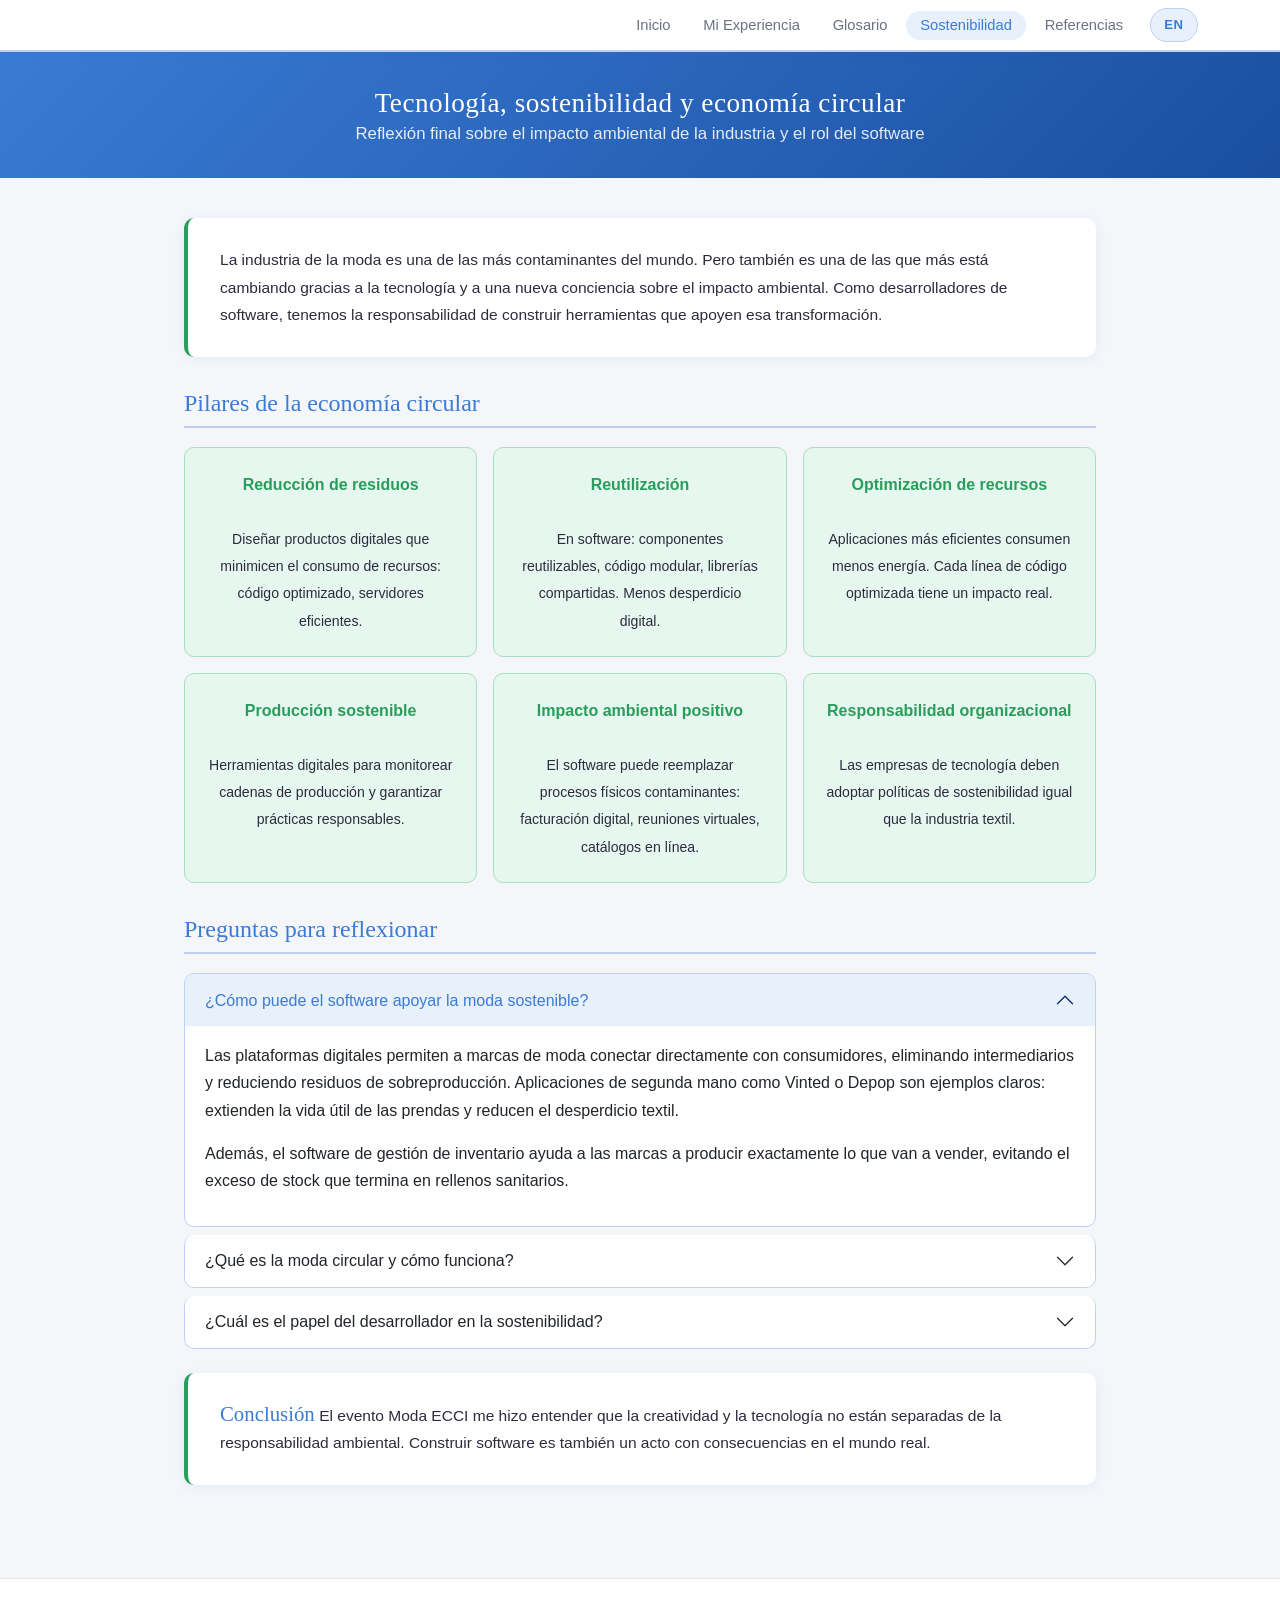
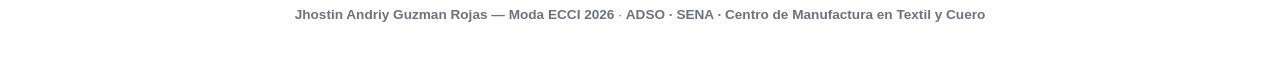
<file: sostenibilidad.html>
<!DOCTYPE html>
<html lang="es">
<head>
  <meta charset="UTF-8" />
  <meta name="viewport" content="width=device-width, initial-scale=1.0" />
  <title>Sostenibilidad — Moda ECCI</title>

  <link href="https://cdn.jsdelivr.net/npm/bootstrap@5.3.3/dist/css/bootstrap.min.css" rel="stylesheet" />
  <link rel="stylesheet" href="CSS/styles.css" />
</head>

<body>

  <!-- NAVBAR -->
  <nav class="navbar navbar-expand-md sticky-top">
    <div class="container">
      <button class="navbar-toggler" type="button"
              data-bs-toggle="collapse" data-bs-target="#menuPrincipal"
              aria-controls="menuPrincipal" aria-expanded="false"
              aria-label="Abrir menú">
        <span class="navbar-toggler-icon"></span>
      </button>
      <div class="collapse navbar-collapse" id="menuPrincipal">
        <ul class="navbar-nav ms-auto align-items-md-center gap-1">
          <li class="nav-item">
            <a class="nav-link lang-es" href="index.html">Inicio</a>
            <a class="nav-link lang-en" href="index.html">Home</a>
          </li>
          <li class="nav-item">
            <a class="nav-link lang-es" href="experiencia.html">Mi Experiencia</a>
            <a class="nav-link lang-en" href="experiencia.html">My Experience</a>
          </li>
          <li class="nav-item">
            <a class="nav-link lang-es" href="glosario.html">Glosario</a>
            <a class="nav-link lang-en" href="glosario.html">Glossary</a>
          </li>
          <li class="nav-item">
            <a class="nav-link activo lang-es" href="sostenibilidad.html">Sostenibilidad</a>
            <a class="nav-link activo lang-en" href="sostenibilidad.html">Sustainability</a>
          </li>
          <li class="nav-item">
            <a class="nav-link  lang-es" href="referencias.html">Referencias</a>
            <a class="nav-link  lang-en" href="referencias.html">References</a>
          </li>
          <li class="nav-item ms-md-2">
            <button class="btn-idioma" id="btn-idioma">EN</button>
          </li>
        </ul>
      </div>
    </div>
  </nav>


  <!-- HERO COMPACTO -->
  <header class="hero hero-mini">
    <h1 class="lang-es">Tecnología, sostenibilidad y economía circular</h1> 
    <h1 class="lang-en">Technology, Sustainability and Circular Economy</h1> <br>
    <p class="lang-es">Reflexión final sobre el impacto ambiental de la industria y el rol del software</p>
    <p class="lang-en">Final reflection on the environmental impact of the industry and the role of software</p>
  </header>


  <main class="contenedor">

    <!-- Introducción -->
    <div class="tarjeta tarjeta-verde">
      <p class="lang-es">
        La industria de la moda es una de las más contaminantes del mundo. Pero también es una de las
        que más está cambiando gracias a la tecnología y a una nueva conciencia sobre el impacto
        ambiental. Como desarrolladores de software, tenemos la responsabilidad de construir herramientas
        que apoyen esa transformación.
      </p>
      <p class="lang-en">
        The fashion industry is one of the most polluting in the world. But it is also one of the most
        changing thanks to technology and a new awareness of environmental impact. As software developers,
        we have the responsibility to build tools that support that transformation.
      </p>
    </div>


    <!-- ====================================================
         PILARES DE LA ECONOMÍA CIRCULAR — Grid de cards
         ==================================================== -->
    <h2 class="seccion-titulo">
      <span class="lang-es">Pilares de la economía circular</span>
      <span class="lang-en">Pillars of the Circular Economy</span>
    </h2>

    <div class="row g-3 mb-4">

      <!-- Reducción -->
      <div class="col-12 col-sm-6 col-md-4">
        <div class="card-sostenibilidad">
          <h3 class="lang-es">Reducción de residuos</h3>
          <h3 class="lang-en">Waste Reduction</h3><br> <br>
          <p class="lang-es">Diseñar productos digitales que minimicen el consumo de recursos: código optimizado, servidores eficientes.</p>
          <p class="lang-en">Design digital products that minimize resource consumption: optimized code, efficient servers.</p>
        </div>
      </div>

      <!-- Reutilización -->
      <div class="col-12 col-sm-6 col-md-4">
        <div class="card-sostenibilidad">
          <h3 class="lang-es">Reutilización</h3>
          <h3 class="lang-en">Reuse</h3> <br> <br>
          <p class="lang-es">En software: componentes reutilizables, código modular, librerías compartidas. Menos desperdicio digital.</p>
          <p class="lang-en">In software: reusable components, modular code, shared libraries. Less digital waste.</p>
        </div>
      </div>

      <!-- Optimización -->
      <div class="col-12 col-sm-6 col-md-4">
        <div class="card-sostenibilidad">
          <h3 class="lang-es">Optimización de recursos</h3>
          <h3 class="lang-en">Resource Optimization</h3> <br> <br>
          <p class="lang-es">Aplicaciones más eficientes consumen menos energía. Cada línea de código optimizada tiene un impacto real.</p>
          <p class="lang-en">More efficient applications consume less energy. Each optimized line of code has a real impact.</p>
        </div>
      </div>

      <!-- Producción sostenible -->
      <div class="col-12 col-sm-6 col-md-4">
        <div class="card-sostenibilidad">
          <h3 class="lang-es">Producción sostenible</h3>
          <h3 class="lang-en">Sustainable Production</h3> <br> <br>
          <p class="lang-es">Herramientas digitales para monitorear cadenas de producción y garantizar prácticas responsables.</p>
          <p class="lang-en">Digital tools to monitor production chains and ensure responsible practices.</p>
        </div>
      </div>

      <!-- Impacto positivo -->
      <div class="col-12 col-sm-6 col-md-4">
        <div class="card-sostenibilidad">
          <h3 class="lang-es">Impacto ambiental positivo</h3>
          <h3 class="lang-en">Positive Environmental Impact</h3> <br> <br>
          <p class="lang-es">El software puede reemplazar procesos físicos contaminantes: facturación digital, reuniones virtuales, catálogos en línea.</p>
          <p class="lang-en">Software can replace polluting physical processes: digital invoicing, virtual meetings, online catalogs.</p>
        </div>
      </div>

      <!-- Responsabilidad organizacional -->
      <div class="col-12 col-sm-6 col-md-4">
        <div class="card-sostenibilidad">
          <h3 class="lang-es">Responsabilidad organizacional</h3>
          <h3 class="lang-en">Organizational Responsibility</h3> <br> <br>
          <p class="lang-es">Las empresas de tecnología deben adoptar políticas de sostenibilidad igual que la industria textil.</p>
          <p class="lang-en">Technology companies must adopt sustainability policies just like the textile industry.</p>
        </div>
      </div>

    </div>


    <!-- ====================================================
         REFLEXIÓN PROFUNDA — Accordion con preguntas
         ==================================================== -->
    <h2 class="seccion-titulo">
      <span class="lang-es">Preguntas para reflexionar</span>
      <span class="lang-en">Questions to Reflect On</span>
    </h2>

    <div class="accordion mb-4" id="accordionSostenibilidad">

      <!-- Pregunta 1 -->
      <div class="accordion-item">
        <h2 class="accordion-header">
          <button class="accordion-button" type="button"
                  data-bs-toggle="collapse" data-bs-target="#preg1"
                  aria-expanded="true">
            <span class="lang-es">¿Cómo puede el software apoyar la moda sostenible?</span>
            <span class="lang-en">How can software support sustainable fashion?</span>
          </button>
        </h2>
        <div id="preg1" class="accordion-collapse collapse show"
             data-bs-parent="#accordionSostenibilidad">
          <div class="accordion-body">
            <div class="bloque-es">
              <p>
                Las plataformas digitales permiten a marcas de moda conectar directamente con consumidores,
                eliminando intermediarios y reduciendo residuos de sobreproducción. Aplicaciones de
                segunda mano como Vinted o Depop son ejemplos claros: extienden la vida útil de las prendas
                y reducen el desperdicio textil.
              </p>
              <p>
                Además, el software de gestión de inventario ayuda a las marcas a producir exactamente
                lo que van a vender, evitando el exceso de stock que termina en rellenos sanitarios.
              </p>
            </div>
            <div class="bloque-en">
            <p>
              Digital platforms help fashion brands connect directly with customers and reduce waste from overproduction.
              Second-hand apps like Vinted and Depop help clothes last longer and reduce textile waste.
            </p>

            <p>
              Inventory software also helps brands produce only what they need, avoiding unnecessary waste.
            </p>
            </div>
          </div>
        </div>
      </div>

      <!-- Pregunta 2 -->
      <div class="accordion-item">
        <h2 class="accordion-header">
          <button class="accordion-button collapsed" type="button"
                  data-bs-toggle="collapse" data-bs-target="#preg2"
                  aria-expanded="false">
            <span class="lang-es">¿Qué es la moda circular y cómo funciona?</span>
            <span class="lang-en">What is circular fashion and how does it work?</span>
          </button>
        </h2>
        <div id="preg2" class="accordion-collapse collapse"
             data-bs-parent="#accordionSostenibilidad">
          <div class="accordion-body">
            <div class="bloque-es">
              <p>
                La moda circular aplica los principios de la economía circular a la industria textil:
                diseñar prendas pensando en su ciclo de vida completo, desde la materia prima hasta
                su reutilización o reciclaje al final de su vida útil.
              </p>
              <p>
                Esto implica usar materiales reciclables, diseñar para que las prendas sean fáciles
                de desensamblar, y crear sistemas de retoma donde los consumidores devuelven ropa
                usada a cambio de beneficios.
              </p>
            </div>
            <div class="bloque-en">
            <p>
              Circular fashion focuses on the complete life cycle of clothing, from production to reuse or recycling.
            </p>

            <p>
              It uses recyclable materials and encourages people to return used clothes so they can be reused again.
            </p>
            </div>
          </div>
        </div>
      </div>

      <!-- Pregunta 3 -->
      <div class="accordion-item">
        <h2 class="accordion-header">
          <button class="accordion-button collapsed" type="button"
                  data-bs-toggle="collapse" data-bs-target="#preg3"
                  aria-expanded="false">
            <span class="lang-es">¿Cuál es el papel del desarrollador en la sostenibilidad?</span>
            <span class="lang-en">What is the developer's role in sustainability?</span>
          </button>
        </h2>
        <div id="preg3" class="accordion-collapse collapse"
             data-bs-parent="#accordionSostenibilidad">
          <div class="accordion-body">
            <div class="bloque-es">
              <p>
                Como desarrolladores, tomamos decisiones que tienen impacto ambiental. Elegir un
                servidor con energía renovable, optimizar el tamaño de imágenes, escribir código
                eficiente, usar caché correctamente: todas estas decisiones reducen el consumo
                energético de nuestras aplicaciones.
              </p>
              <p>
                El concepto de <strong>"Green Software"</strong> o software sostenible es una
                tendencia creciente en la industria. No se trata solo de qué construimos, sino
                de cómo lo construimos.
              </p>
            </div>
            <div class="bloque-en">
              <p>
                As developers, we make decisions that can help reduce environmental impact.
                Using renewable energy, optimizing images, and writing efficient code can save energy.
              </p>

              <p>
                <strong>Green Software</strong> is a growing idea in the technology industry.
                It is important not only what we build, but also how we build it.
              </p>  
            </div>
          </div>
        </div>
      </div>

    </div>
    <!-- fin accordion -->


    <!-- Conclusión final -->
    <div class="tarjeta tarjeta-verde mt-3">
      <h2 class="lang-es">Conclusión</h2>
      <h2 class="lang-en">Conclusion</h2>
      <p class="lang-es">
        El evento Moda ECCI me hizo entender que la creatividad y la tecnología no están separadas
        de la responsabilidad ambiental. Construir software es también un acto con consecuencias
        en el mundo real.
      </p>
      <p class="lang-en">
        The fashion ECCI event made me understand that creativity and technology are not separate from
        environmental responsibility. Building software is also an act with consequences in the real
        world.
      </p>
    </div>

  </main>


  <!-- PIE DE PÁGINA -->

  <footer>
    <p>
      <span class="lang-es"><strong>Jhostin Andriy Guzman Rojas — </strong></span>
      <span class="lang-en"><strong>Jhostin Andriy Guzman Rojas — </strong></span>
      <strong>Moda ECCI 2026</strong> ·
      <span class="lang-es"><strong>ADSO · SENA · Centro de Manufactura en Textil y Cuero</strong></span>
      <span class="lang-en"><strong>ADSO · SENA · Manufacturing Center in Textiles and Leather</strong></span>
    </p>
  </footer>


  <script src="https://cdn.jsdelivr.net/npm/bootstrap@5.3.3/dist/js/bootstrap.bundle.min.js"></script>
  <script src="JS/main.js"></script>
</body>
</html>
</file>
<file: CSS/styles.css>
/* --- Reset básico --- */
*, *::before, *::after {
  box-sizing: border-box;
  margin: 0;
  padding: 0;
}

/* --- Estilos generales --- */
body {
  background-color: #f5f6fa;
  color: #2c2c3e;
  font-family: 'Segoe UI', Tahoma, Geneva, Verdana, sans-serif;
  font-size: 16px;
  line-height: 1.7;
  min-height: 100vh;
}


/* ============================================
   NAVBAR (Bootstrap + colores del proyecto)
   ============================================ */
.navbar {
  background-color: #ffffff !important;
  border-bottom: 2px solid #bdd0f5;
  box-shadow: 0 2px 8px rgba(58, 123, 213, 0.08);
}

.navbar-brand {
  font-family: 'Georgia', 'Times New Roman', serif;
  font-size: 1.1rem;
  color: #3a7bd5 !important;
  font-weight: bold;
  letter-spacing: 0.5px;
}

.navbar-nav .nav-link {
  color: #6b7280 !important;
  font-size: 0.92rem;
  font-weight: 500;
  padding: 0.4rem 0.9rem !important;
  border-radius: 20px;
  transition: background 0.2s, color 0.2s;
}

.navbar-nav .nav-link:hover,
.navbar-nav .nav-link.activo {
  background-color: #e8f0fb;
  color: #3a7bd5 !important;
}

/* Botón de idioma ES / EN */
.btn-idioma {
  background-color: #e8f0fb;
  color: #3a7bd5;
  border: 1.5px solid #bdd0f5;
  font-size: 0.82rem;
  font-weight: 700;
  padding: 0.3rem 0.85rem;
  border-radius: 20px;
  cursor: pointer;
  letter-spacing: 0.5px;
  transition: background 0.2s, color 0.2s;
}

.btn-idioma:hover {
  background-color: #3a7bd5;
  color: #ffffff;
}


/* ============================================
   CAMBIO DE IDIOMA
   El JS agrega la clase "english" al body
   ============================================ */
.lang-en { display: none; }
.lang-es { display: inline; }

body.english .lang-es { display: none; }
body.english .lang-en { display: inline; }

.bloque-en { display: none; }
.bloque-es { display: block; }

body.english .bloque-es { display: none; }
body.english .bloque-en { display: block; }


/* ============================================
   HERO — Encabezado de cada página
   ============================================ */
.hero {
  background: linear-gradient(135deg, #3a7bd5 0%, #1a4fa0 100%);
  color: #ffffff;
  text-align: center;
  padding: 3.5rem 1.5rem 3rem;
}

.hero h1 {
  font-family: 'Georgia', 'Times New Roman', serif;
  font-size: 2.2rem;
  margin-bottom: 0.75rem;
  letter-spacing: 0.5px;
}

.hero p {
  font-size: 1.05rem;
  opacity: 0.88;
  max-width: 580px;
  margin: 0 auto;
}

/* Hero más compacto para páginas internas */
.hero-mini {
  padding: 2.2rem 1.5rem 1.8rem;
}

.hero-mini h1 {
  font-size: 1.7rem;
}


/* ============================================
   CONTENEDOR PRINCIPAL
   ============================================ */
.contenedor {
  max-width: 960px;
  margin: 0 auto;
  padding: 2.5rem 1.5rem 4rem;
}


/* ============================================
   TARJETAS
   ============================================ */
.tarjeta {
  background-color: #ffffff;
  border-radius: 10px;
  box-shadow: 0 2px 12px rgba(58, 123, 213, 0.10);
  padding: 1.8rem 2rem;
  margin-bottom: 1.8rem;
  border-left: 4px solid #3a7bd5;
  transition: box-shadow 0.2s;
}

.tarjeta:hover {
  box-shadow: 0 6px 24px rgba(58, 123, 213, 0.16);
}

.tarjeta h2 {
  font-family: 'Georgia', 'Times New Roman', serif;
  font-size: 1.3rem;
  color: #3a7bd5;
  margin-bottom: 0.6rem;
}

.tarjeta h3 {
  font-size: 1rem;
  color: #2c2c3e;
  margin: 1rem 0 0.3rem;
  font-weight: 600;
}

.tarjeta p {
  color: #2c2c3e;
  font-size: 0.97rem;
  margin-bottom: 0.5rem;
}

/* Variante dorada (sección experiencia / conferencista) */
.tarjeta-acento {
  border-left-color: #f0a500;
}

/* Variante verde (sección sostenibilidad) */
.tarjeta-verde {
  border-left-color: #2a9d5c;
}


/* ============================================
   MINI TARJETAS — Grid de inicio
   ============================================ */
.mini-tarjeta {
  background-color: #ffffff;
  border-radius: 10px;
  box-shadow: 0 2px 12px rgba(58, 123, 213, 0.10);
  padding: 1.4rem 1.5rem;
  text-align: center;
  transition: box-shadow 0.2s;
  height: 100%;
}

.mini-tarjeta:hover {
  box-shadow: 0 6px 24px rgba(58, 123, 213, 0.16);
}

.mini-tarjeta h3 {
  font-size: 1rem;
  color: #3a7bd5;
  margin-bottom: 0.8rem;
  font-weight: 700;
}

.mini-tarjeta p {
  font-size: 0.9rem;
  color: #6b7280;
}


/* ============================================
   SEPARADOR DE SECCIÓN
   ============================================ */
.seccion-titulo {
  font-family: 'Georgia', 'Times New Roman', serif;
  font-size: 1.5rem;
  color: #3a7bd5;
  margin: 2rem 0 1.2rem;
  padding-bottom: 0.5rem;
  border-bottom: 2px solid #bdd0f5;
}


/* ============================================
   CARRUSEL DE FOTOS
   Compatible con la función moveCarousel() del JS
   ============================================ */
.carousel-custom {
  position: relative;
  overflow: hidden;
  border-radius: 10px;
  background-color: #1a1a2e;
}

.carousel__track-wrapper {
  overflow: hidden;
  width: 100%;
}

.carousel__track {
  display: flex;
  transition: transform 0.4s ease;
}

.carousel__slide {
  min-width: 100%;
  display: flex;
  align-items: center;
  justify-content: center;
}

.carousel__slide img {
  width: 100%;
  height: 100%;
  border-radius: 10px;
}

/* Flechas del carrusel */
.carousel__btn {
  position: absolute;
  top: 50%;
  transform: translateY(-50%);
  background-color: rgba(58, 123, 213, 0.85);
  color: #ffffff;
  border: none;
  width: 38px;
  height: 38px;
  border-radius: 50%;
  font-size: 1.1rem;
  cursor: pointer;
  z-index: 10;
  transition: background 0.2s;
  display: flex;
  align-items: center;
  justify-content: center;
}

.carousel__btn:hover {
  background-color: #3a7bd5;
}

.carousel__btn--prev { left: 10px; }
.carousel__btn--next { right: 10px; }

/* Contador de fotos */
.carousel__counter {
  text-align: center;
  font-size: 0.85rem;
  color: #6b7280;
  margin-top: 0.5rem;
}


/* ============================================
   TABLA / GLOSARIO
   ============================================ */
.tabla-contenedor {
  overflow-x: auto;
  margin-top: 1rem;
}

table {
  width: 100%;
  border-collapse: collapse;
  font-size: 0.92rem;
  background: #ffffff;
  border-radius: 10px;
  overflow: hidden;
  box-shadow: 0 2px 12px rgba(58, 123, 213, 0.10);
}

thead {
  background-color: #3a7bd5;
  color: #ffffff;
}

thead th {
  padding: 0.85rem 1rem;
  text-align: left;
  font-weight: 600;
  letter-spacing: 0.3px;
}

tbody tr {
  border-bottom: 1px solid #e5e7eb;
  transition: background 0.15s;
}

tbody tr:last-child {
  border-bottom: none;
}

tbody tr:nth-child(even) {
  background-color: #e8f0fb;
}

tbody tr:hover {
  background-color: #dce9fb;
}

tbody td {
  padding: 0.75rem 1rem;
  vertical-align: middle;
}


/* ============================================
   ACCORDION (Bootstrap — colores del proyecto)
   ============================================ */
.accordion-button:not(.collapsed) {
  background-color: #e8f0fb;
  color: #3a7bd5;
  box-shadow: none;
}

.accordion-button:focus {
  box-shadow: 0 0 0 0.2rem rgba(58, 123, 213, 0.25);
}

.accordion-item {
  border: 1px solid #bdd0f5;
  margin-bottom: 0.5rem;
  border-radius: 10px !important;
  overflow: hidden;
}


/* ============================================
   CARDS DE SOSTENIBILIDAD
   ============================================ */
.card-sostenibilidad {
  background-color: #e6f7ef;
  border: 1.5px solid #a8dfc0;
  border-radius: 10px;
  padding: 1.4rem;
  text-align: center;
  height: 100%;
  transition: box-shadow 0.2s;
}

.card-sostenibilidad:hover {
  box-shadow: 0 6px 24px rgba(58, 123, 213, 0.16);
}

.card-sostenibilidad h3 {
  color: #2a9d5c;
  font-size: 1rem;
  font-weight: 700;
  margin-bottom: 0.6rem;
}

.card-sostenibilidad p {
  font-size: 0.88rem;
  color: #2c2c3e;
}


/* ============================================
   ETIQUETAS (badges)
   ============================================ */
.etiqueta {
  display: inline-block;
  font-size: 0.78rem;
  font-weight: 700;
  letter-spacing: 0.5px;
  text-transform: uppercase;
  padding: 0.2rem 0.7rem;
  border-radius: 12px;
  margin-bottom: 0.5rem;
}

.etiqueta-ventaja {
  background-color: #e6f7ef;
  color: #2a9d5c;
}

.etiqueta-desventaja {
  background-color: #fdf0ee;
  color: #d94f3d;
}

.etiqueta-acento {
  background-color: #fff8e1;
  color: #f0a500;
}

.etiqueta-azul {
  background-color: #e8f0fb;
  color: #3a7bd5;
}


/* ============================================
   PIE DE PÁGINA
   ============================================ */
footer {
  background-color: #ffffff;
  border-top: 1px solid #e5e7eb;
  text-align: center;
  padding: 1.5rem 1rem;
  font-size: 0.85rem;
  color: #6b7280;
}

footer a {
  color: #3a7bd5;
  text-decoration: none;
}


/* ============================================
   SECCIÓN DE REFERENCIAS
   ============================================ */
.ref-tarjeta {
  background-color: #ffffff;
  border-radius: 10px;
  box-shadow: 0 2px 12px rgba(58, 123, 213, 0.10);
  padding: 1.6rem 1.8rem;
  margin-bottom: 1.4rem;
  border-left: 4px solid #3a7bd5;
  transition: box-shadow 0.2s;
}

.ref-tarjeta:hover {
  box-shadow: 0 6px 24px rgba(58, 123, 213, 0.16);
}

.ref-tarjeta h3 {
  font-size: 1rem;
  color: #3a7bd5;
  font-weight: 700;
  margin-bottom: 0.5rem;
}

.ref-tarjeta p {
  font-size: 0.93rem;
  color: #2c2c3e;
  margin-bottom: 0.3rem;
}

.ref-tarjeta .rol-ia {
  font-size: 0.85rem;
  color: #6b7280;
  font-style: italic;
}

/* Versículo bíblico */
.versiculo {
  background-color: #fff8e1;
  border-left: 4px solid #f0a500;
  border-radius: 10px;
  padding: 1.4rem 1.8rem;
  margin: 2rem 0;
  font-style: italic;
}

.versiculo p {
  font-size: 1.05rem;
  color: #2c2c3e;
  margin-bottom: 0.4rem;
}

.versiculo cite {
  font-size: 0.88rem;
  color: #6b7280;
  font-style: normal;
  font-weight: 600;
}


/* ============================================
   RESPONSIVE
   ============================================ */
@media (max-width: 640px) {
  .hero h1 {
    font-size: 1.5rem;
  }

  .hero-mini h1 {
    font-size: 1.3rem;
  }

  .contenedor {
    padding: 1.5rem 1rem 3rem;
  }

  .tarjeta {
    padding: 1.3rem 1.2rem;
  }

  .carousel__slide img {
    height: 220px;
  }

  table {
    font-size: 0.82rem;
  }

  thead th, tbody td {
    padding: 0.6rem 0.7rem;
  }
}
</file>
